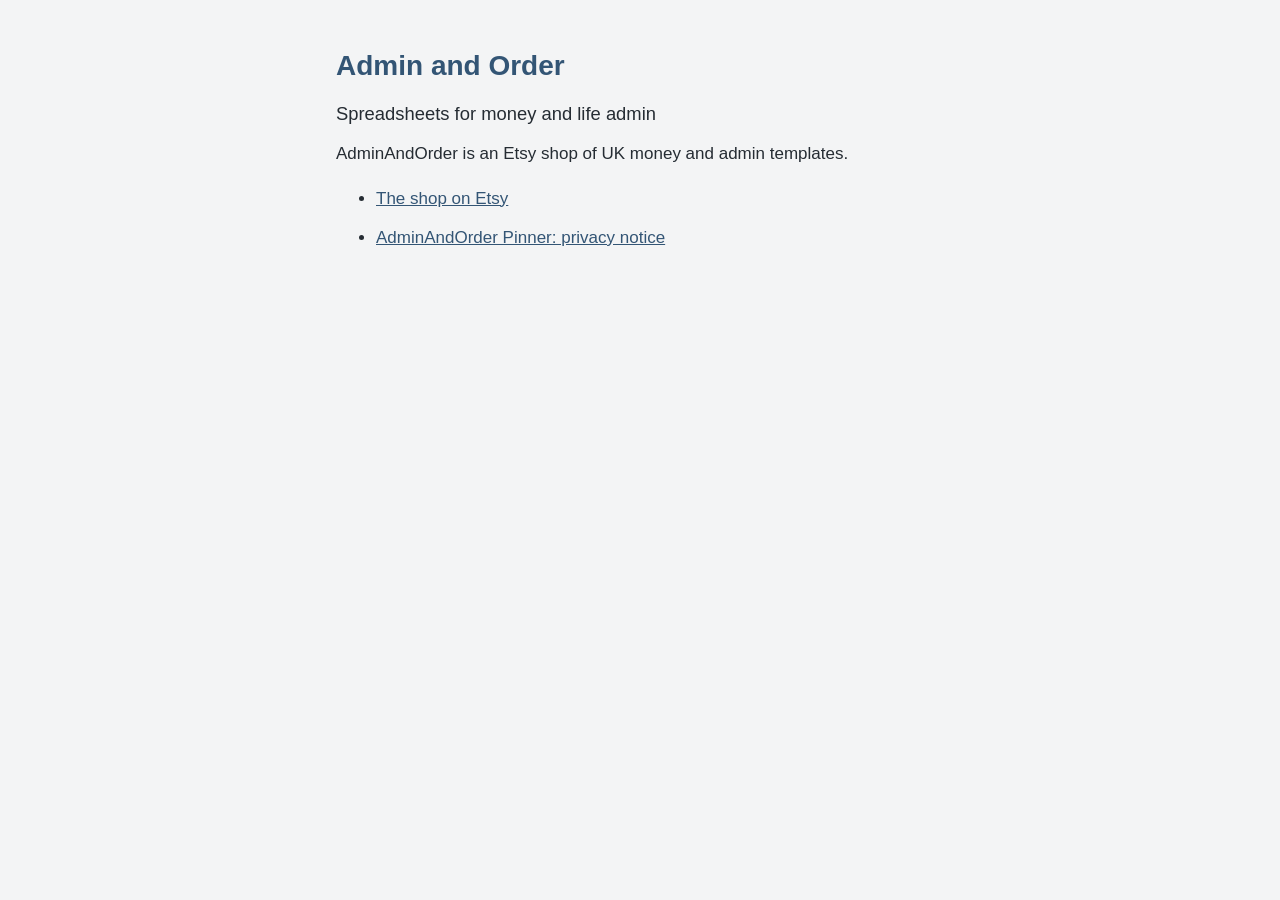
<file: index.html>
<!doctype html>
<html lang="en-GB">
<head>
<meta charset="utf-8">
<meta name="viewport" content="width=device-width, initial-scale=1">
<title>Admin and Order</title>
<link rel="stylesheet" href="style.css">
</head>
<body>
<main>
<h1>Admin and Order</h1>
<p class="lede">Spreadsheets for money and life admin</p>
<p>AdminAndOrder is an Etsy shop of UK money and admin templates.</p>
<ul>
<li><a href="https://adminandorder.etsy.com">The shop on Etsy</a></li>
<li><a href="privacy/">AdminAndOrder Pinner: privacy notice</a></li>
</ul>
</main>
</body>
</html>
</file>
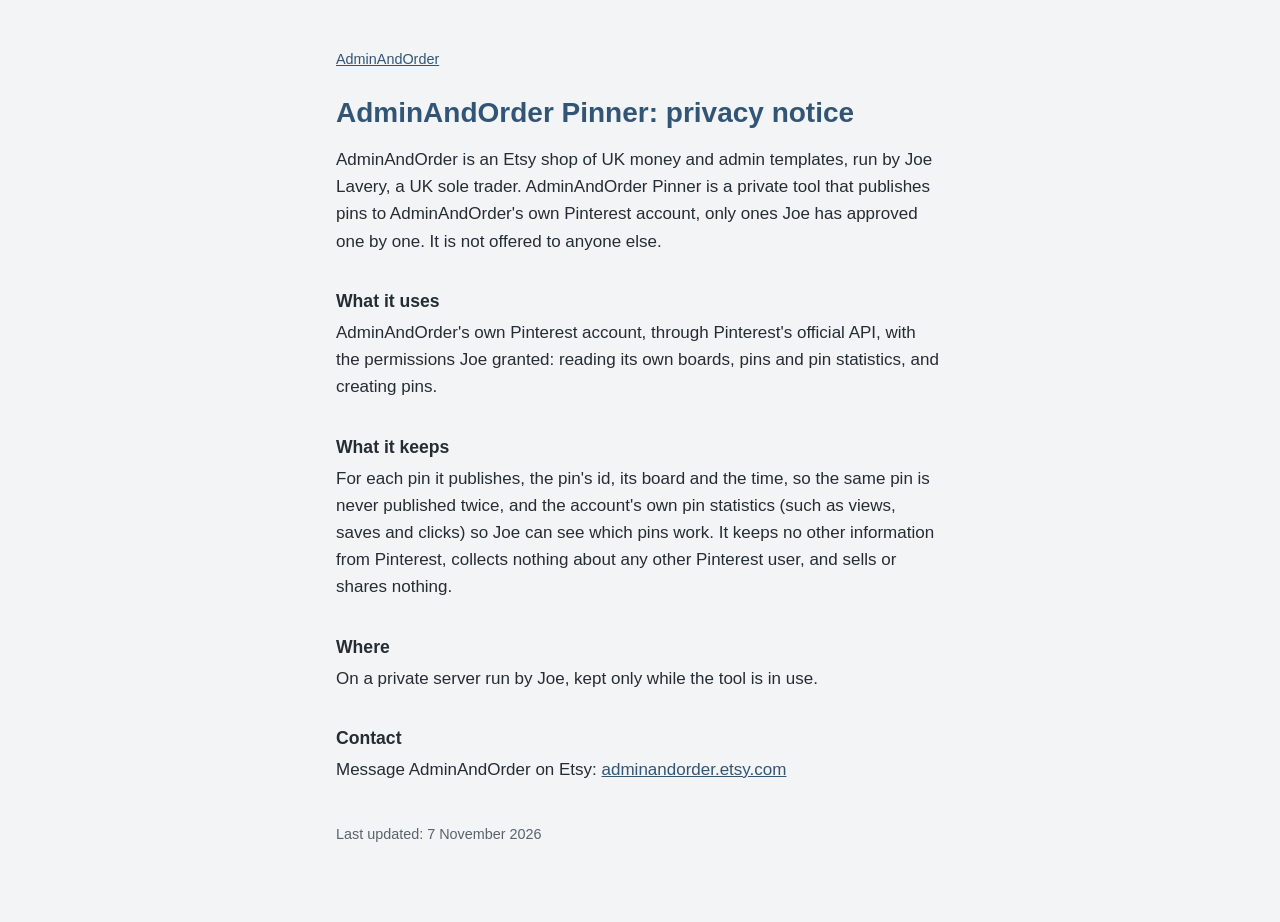
<file: privacy/index.html>
<!doctype html>
<html lang="en-GB">
<head>
<meta charset="utf-8">
<meta name="viewport" content="width=device-width, initial-scale=1">
<title>AdminAndOrder Pinner: privacy notice</title>
<link rel="stylesheet" href="../style.css">
</head>
<body>
<main>
<p class="crumb"><a href="../">AdminAndOrder</a></p>
<h1>AdminAndOrder Pinner: privacy notice</h1>

<p>AdminAndOrder is an Etsy shop of UK money and admin templates, run by Joe Lavery, a UK sole trader. AdminAndOrder Pinner is a private tool that publishes pins to AdminAndOrder's own Pinterest account, only ones Joe has approved one by one. It is not offered to anyone else.</p>

<h2>What it uses</h2>
<p>AdminAndOrder's own Pinterest account, through Pinterest's official API, with the permissions Joe granted: reading its own boards, pins and pin statistics, and creating pins.</p>

<h2>What it keeps</h2>
<p>For each pin it publishes, the pin's id, its board and the time, so the same pin is never published twice, and the account's own pin statistics (such as views, saves and clicks) so Joe can see which pins work. It keeps no other information from Pinterest, collects nothing about any other Pinterest user, and sells or shares nothing.</p>

<h2>Where</h2>
<p>On a private server run by Joe, kept only while the tool is in use.</p>

<h2>Contact</h2>
<p>Message AdminAndOrder on Etsy: <a href="https://adminandorder.etsy.com">adminandorder.etsy.com</a></p>

<p class="updated">Last updated: 7 November 2026</p>
</main>
</body>
</html>
</file>
<file: style.css>
:root {
  --ink: #252C33;
  --paper: #F3F4F5;
  --blue: #335575;
  --muted: #5A636C;
}
* { box-sizing: border-box; }
body {
  margin: 0;
  background: var(--paper);
  color: var(--ink);
  font: 17px/1.6 -apple-system, BlinkMacSystemFont, "Segoe UI", Roboto, Helvetica, Arial, sans-serif;
}
main {
  max-width: 40rem;
  margin: 0 auto;
  padding: 3rem 1rem 4rem;
}
h1 { color: var(--blue); font-size: 1.75rem; line-height: 1.25; margin: 0 0 1rem; }
h2 { font-size: 1.1rem; margin: 2rem 0 0.25rem; }
p, li { margin: 0 0 0.75rem; }
a { color: var(--blue); }
.lede { font-size: 1.15rem; }
.crumb { font-size: 0.9rem; margin-bottom: 1.5rem; }
.updated { color: var(--muted); font-size: 0.9rem; margin-top: 2.5rem; }
</file>
